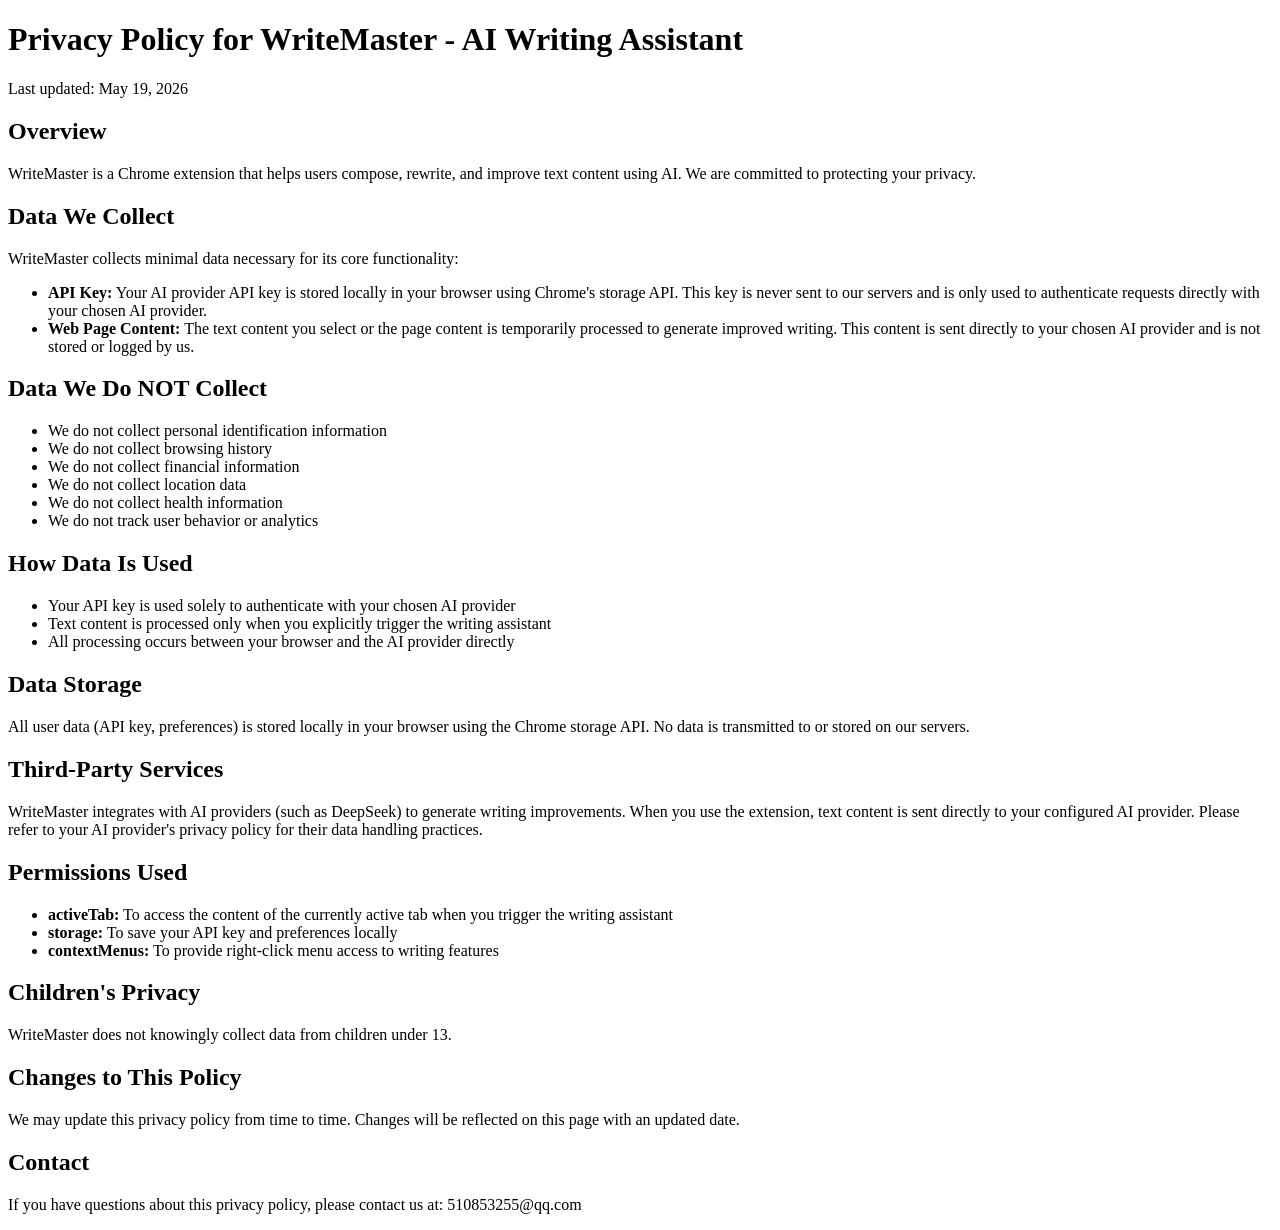
<file: index.html>
<!DOCTYPE html>
<html lang="en">
<head>
<meta charset="UTF-8">
<meta name="viewport" content="width=device-width, initial-scale=1.0">
<title>WriteMaster - Privacy Policy</title>
</head>
<body>
<h1>Privacy Policy for WriteMaster - AI Writing Assistant</h1>
<p>Last updated: May 19, 2026</p>

<h2>Overview</h2>
<p>WriteMaster is a Chrome extension that helps users compose, rewrite, and improve text content using AI. We are committed to protecting your privacy.</p>

<h2>Data We Collect</h2>
<p>WriteMaster collects minimal data necessary for its core functionality:</p>
<ul>
<li><strong>API Key:</strong> Your AI provider API key is stored locally in your browser using Chrome's storage API. This key is never sent to our servers and is only used to authenticate requests directly with your chosen AI provider.</li>
<li><strong>Web Page Content:</strong> The text content you select or the page content is temporarily processed to generate improved writing. This content is sent directly to your chosen AI provider and is not stored or logged by us.</li>
</ul>

<h2>Data We Do NOT Collect</h2>
<ul>
<li>We do not collect personal identification information</li>
<li>We do not collect browsing history</li>
<li>We do not collect financial information</li>
<li>We do not collect location data</li>
<li>We do not collect health information</li>
<li>We do not track user behavior or analytics</li>
</ul>

<h2>How Data Is Used</h2>
<ul>
<li>Your API key is used solely to authenticate with your chosen AI provider</li>
<li>Text content is processed only when you explicitly trigger the writing assistant</li>
<li>All processing occurs between your browser and the AI provider directly</li>
</ul>

<h2>Data Storage</h2>
<p>All user data (API key, preferences) is stored locally in your browser using the Chrome storage API. No data is transmitted to or stored on our servers.</p>

<h2>Third-Party Services</h2>
<p>WriteMaster integrates with AI providers (such as DeepSeek) to generate writing improvements. When you use the extension, text content is sent directly to your configured AI provider. Please refer to your AI provider's privacy policy for their data handling practices.</p>

<h2>Permissions Used</h2>
<ul>
<li><strong>activeTab:</strong> To access the content of the currently active tab when you trigger the writing assistant</li>
<li><strong>storage:</strong> To save your API key and preferences locally</li>
<li><strong>contextMenus:</strong> To provide right-click menu access to writing features</li>
</ul>

<h2>Children's Privacy</h2>
<p>WriteMaster does not knowingly collect data from children under 13.</p>

<h2>Changes to This Policy</h2>
<p>We may update this privacy policy from time to time. Changes will be reflected on this page with an updated date.</p>

<h2>Contact</h2>
<p>If you have questions about this privacy policy, please contact us at: 510853255@qq.com</p>
</body>
</html>
</file>
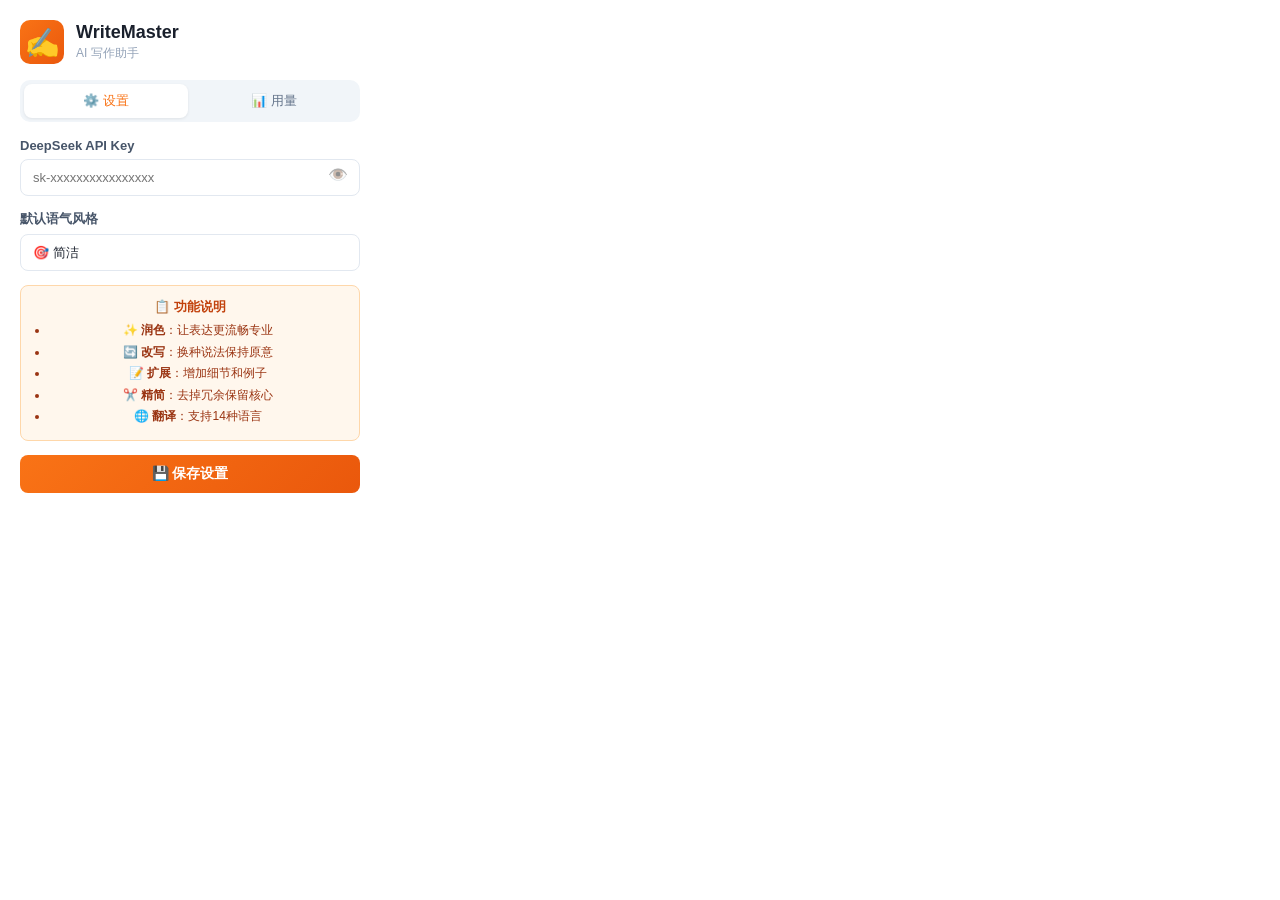
<file: popup.html>
<!DOCTYPE html>
<html lang="zh-CN">
<head>
  <meta charset="UTF-8">
  <meta name="viewport" content="width=device-width, initial-scale=1.0">
  <title>WriteMaster</title>
  <link rel="stylesheet" href="popup.css">
</head>
<body>
  <div class="container">
    <!-- Header -->
    <div class="header">
      <span class="logo">✍️</span>
      <div>
        <h1>WriteMaster</h1>
        <p class="subtitle">AI 写作助手</p>
      </div>
    </div>

    <!-- Tabs -->
    <div class="tabs">
      <button class="tab active" data-tab="settings">⚙️ 设置</button>
      <button class="tab" data-tab="usage">📊 用量</button>
    </div>

    <!-- Settings Tab -->
    <div id="tab-settings" class="tab-content">
      <div class="form-group">
        <label for="apiKey">DeepSeek API Key</label>
        <input type="password" id="apiKey" placeholder="sk-xxxxxxxxxxxxxxxx" autocomplete="off">
        <button id="toggleApiKey" class="toggle-btn">👁️</button>
      </div>

      <div class="form-group">
        <label for="defaultTone">默认语气风格</label>
        <select id="defaultTone">
          <option value="professional">💼 专业</option>
          <option value="friendly">😊 友好</option>
          <option value="concise" selected>🎯 简洁</option>
          <option value="creative">🎨 创意</option>
        </select>
      </div>

      <div class="tier-info">
        <p><strong>📋 功能说明</strong></p>
        <ul>
          <li>✨ <strong>润色</strong>：让表达更流畅专业</li>
          <li>🔄 <strong>改写</strong>：换种说法保持原意</li>
          <li>📝 <strong>扩展</strong>：增加细节和例子</li>
          <li>✂️ <strong>精简</strong>：去掉冗余保留核心</li>
          <li>🌐 <strong>翻译</strong>：支持14种语言</li>
        </ul>
      </div>

      <button id="saveBtn" class="btn-primary">💾 保存设置</button>
      <p id="saveMsg" class="save-msg"></p>
    </div>

    <!-- Usage Tab -->
    <div id="tab-usage" class="tab-content" style="display:none;">
      <div class="usage-card">
        <div class="usage-stat">
          <span class="usage-number" id="usageCount">0</span>
          <span class="usage-label">本月已用</span>
        </div>
        <div class="usage-stat">
          <span class="usage-number" id="usageRemaining">100</span>
          <span class="usage-label">剩余次数</span>
        </div>
      </div>
      <div class="progress-bar">
        <div class="progress-fill" id="progressFill"></div>
      </div>
      <p class="tier-info">🎁 免费版：每月 100 次 | Pro 版：¥39/月 无限次</p>
    </div>
  </div>

  <script src="popup.js"></script>
</body>
</html>
</file>
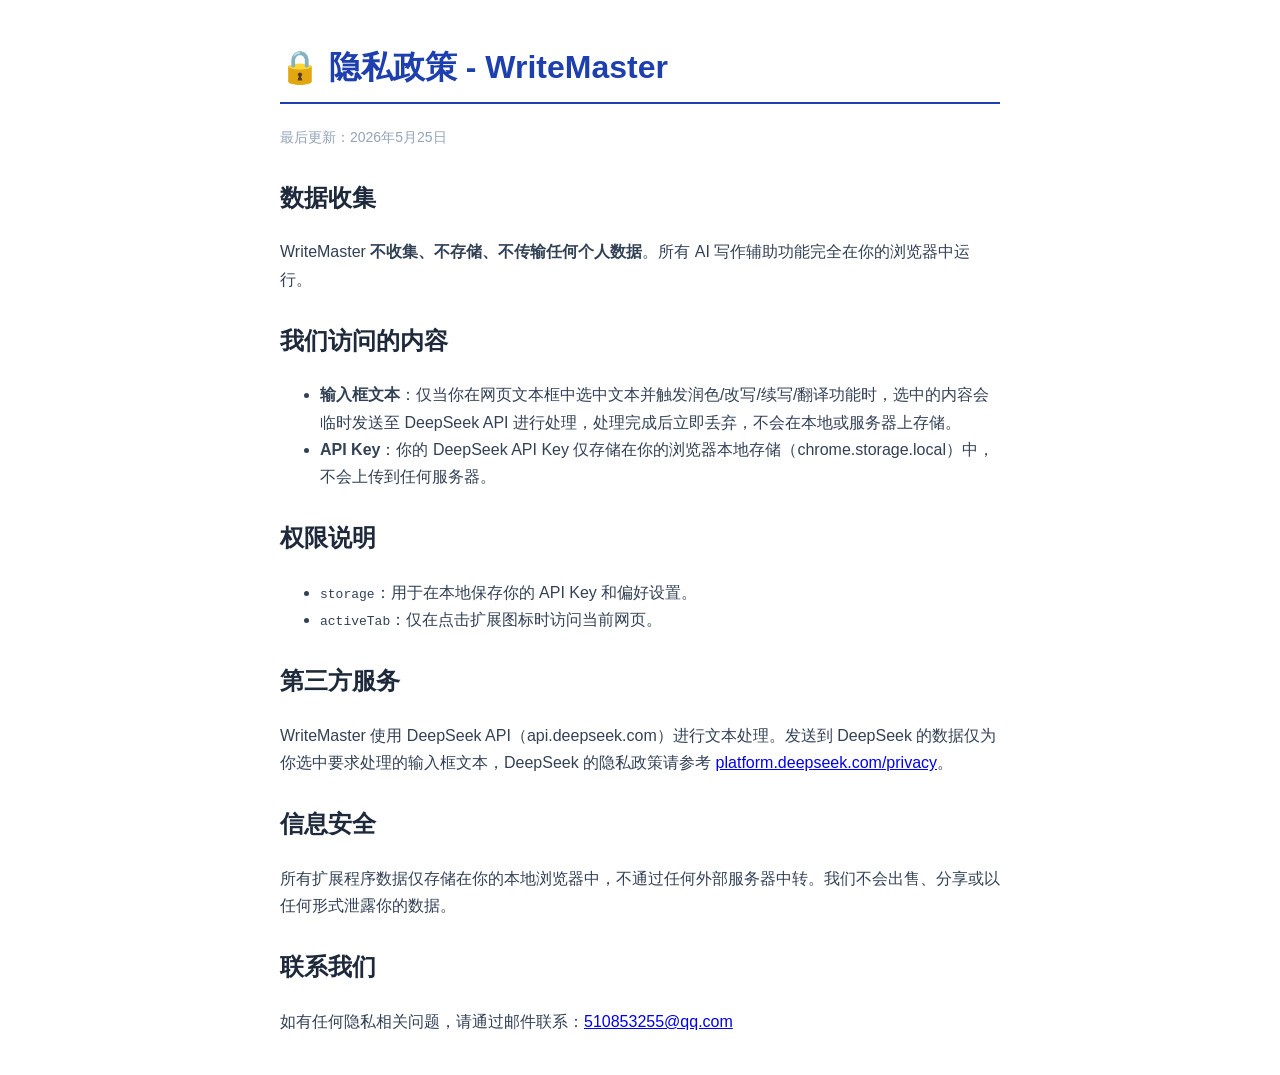
<file: privacy.html>
<!DOCTYPE html>
<html lang="zh-CN">
<head>
    <meta charset="UTF-8">
    <meta name="viewport" content="width=device-width, initial-scale=1.0">
    <title>隐私政策 - WriteMaster</title>
    <style>
        body { font-family: -apple-system, BlinkMacSystemFont, 'Segoe UI', Roboto, sans-serif; max-width: 720px; margin: 40px auto; padding: 0 20px; color: #334155; line-height: 1.7; }
        h1 { color: #1e40af; border-bottom: 2px solid #1e40af; padding-bottom: 8px; }
        h2 { color: #1e293b; margin-top: 28px; }
        .date { color: #94a3b8; font-size: 14px; }
    </style>
</head>
<body>
    <h1>🔒 隐私政策 - WriteMaster</h1>
    <p class="date">最后更新：2026年5月25日</p>

    <h2>数据收集</h2>
    <p>WriteMaster <strong>不收集、不存储、不传输任何个人数据</strong>。所有 AI 写作辅助功能完全在你的浏览器中运行。</p>

    <h2>我们访问的内容</h2>
    <ul>
        <li><strong>输入框文本</strong>：仅当你在网页文本框中选中文本并触发润色/改写/续写/翻译功能时，选中的内容会临时发送至 DeepSeek API 进行处理，处理完成后立即丢弃，不会在本地或服务器上存储。</li>
        <li><strong>API Key</strong>：你的 DeepSeek API Key 仅存储在你的浏览器本地存储（chrome.storage.local）中，不会上传到任何服务器。</li>
    </ul>

    <h2>权限说明</h2>
    <ul>
        <li><code>storage</code>：用于在本地保存你的 API Key 和偏好设置。</li>
        <li><code>activeTab</code>：仅在点击扩展图标时访问当前网页。</li>
    </ul>

    <h2>第三方服务</h2>
    <p>WriteMaster 使用 DeepSeek API（api.deepseek.com）进行文本处理。发送到 DeepSeek 的数据仅为你选中要求处理的输入框文本，DeepSeek 的隐私政策请参考 <a href="https://platform.deepseek.com/privacy" target="_blank">platform.deepseek.com/privacy</a>。</p>

    <h2>信息安全</h2>
    <p>所有扩展程序数据仅存储在你的本地浏览器中，不通过任何外部服务器中转。我们不会出售、分享或以任何形式泄露你的数据。</p>

    <h2>联系我们</h2>
    <p>如有任何隐私相关问题，请通过邮件联系：<a href="mailto:510853255@qq.com">510853255@qq.com</a></p>
</body>
</html>
</file>
<file: popup.css>
/* WriteMaster - Popup Styles */
* { margin: 0; padding: 0; box-sizing: border-box; }
body {
  width: 380px;
  font-family: -apple-system, BlinkMacSystemFont, 'Segoe UI', Roboto, sans-serif;
  background: #ffffff;
  color: #1a202c;
}
.container { padding: 20px; }

.header { display: flex; align-items: center; gap: 12px; margin-bottom: 16px; }
.logo {
  font-size: 28px;
  background: linear-gradient(135deg, #f97316, #ea580c);
  width: 44px; height: 44px;
  border-radius: 10px;
  display: flex; align-items: center; justify-content: center;
}
.header h1 { font-size: 18px; font-weight: 700; }
.subtitle { font-size: 12px; color: #94a3b8; margin-top: 2px; }

.tabs { display: flex; gap: 4px; margin-bottom: 16px; background: #f1f5f9; border-radius: 10px; padding: 4px; }
.tab {
  flex: 1; padding: 8px 12px; border: none; border-radius: 8px;
  font-size: 13px; font-weight: 500; cursor: pointer;
  background: transparent; color: #64748b; transition: all 0.15s;
}
.tab.active { background: white; color: #f97316; box-shadow: 0 1px 3px rgba(0,0,0,0.08); }
.tab:hover:not(.active) { color: #475569; }

.form-group { margin-bottom: 14px; position: relative; }
.form-group label { display: block; font-size: 13px; font-weight: 600; color: #475569; margin-bottom: 6px; }
.form-group input, .form-group select {
  width: 100%; padding: 10px 12px;
  border: 1px solid #e2e8f0; border-radius: 8px;
  font-size: 13px; color: #1a202c; background: #ffffff;
  transition: border-color 0.15s; outline: none;
}
.form-group input:focus, .form-group select:focus {
  border-color: #f97316;
  box-shadow: 0 0 0 3px rgba(249,115,22,0.1);
}
.form-group input { padding-right: 40px; }
.form-group select { appearance: none; cursor: pointer; }

.toggle-btn { position: absolute; right: 8px; bottom: 8px; background: none; border: none; font-size: 16px; cursor: pointer; padding: 4px; opacity: 0.5; }
.toggle-btn:hover { opacity: 0.8; }

.tier-info { margin-bottom: 14px; padding: 12px; background: #fff7ed; border: 1px solid #fed7aa; border-radius: 8px; }
.tier-info p { font-size: 13px; color: #c2410c; margin-bottom: 4px; }
.tier-info ul { padding-left: 16px; font-size: 12px; color: #9a3412; line-height: 1.8; }

.btn-primary {
  width: 100%; padding: 10px;
  border: none; border-radius: 8px;
  font-size: 14px; font-weight: 600; cursor: pointer;
  background: linear-gradient(135deg, #f97316, #ea580c);
  color: white; transition: opacity 0.15s;
}
.btn-primary:hover { opacity: 0.9; }
.save-msg { text-align: center; font-size: 13px; margin-top: 8px; min-height: 20px; }
.save-msg.success { color: #16a34a; }
.save-msg.error { color: #dc2626; }

.usage-card { display: flex; gap: 12px; margin-bottom: 14px; }
.usage-stat {
  flex: 1; padding: 16px;
  background: #fff7ed; border-radius: 10px;
  text-align: center; border: 1px solid #fed7aa;
}
.usage-number {
  display: block; font-size: 28px; font-weight: 700;
  background: linear-gradient(135deg, #f97316, #ea580c);
  -webkit-background-clip: text; -webkit-text-fill-color: transparent;
  background-clip: text;
}
.usage-label { display: block; font-size: 12px; color: #9a3412; margin-top: 4px; }

.progress-bar { width: 100%; height: 8px; background: #fed7aa; border-radius: 4px; overflow: hidden; margin-bottom: 12px; }
.progress-fill {
  height: 100%;
  background: linear-gradient(135deg, #f97316, #ea580c);
  border-radius: 4px; transition: width 0.3s ease; width: 0%;
}
.tier-info { font-size: 12px; color: #94a3b8; text-align: center; margin-top: 12px; }
</file>
